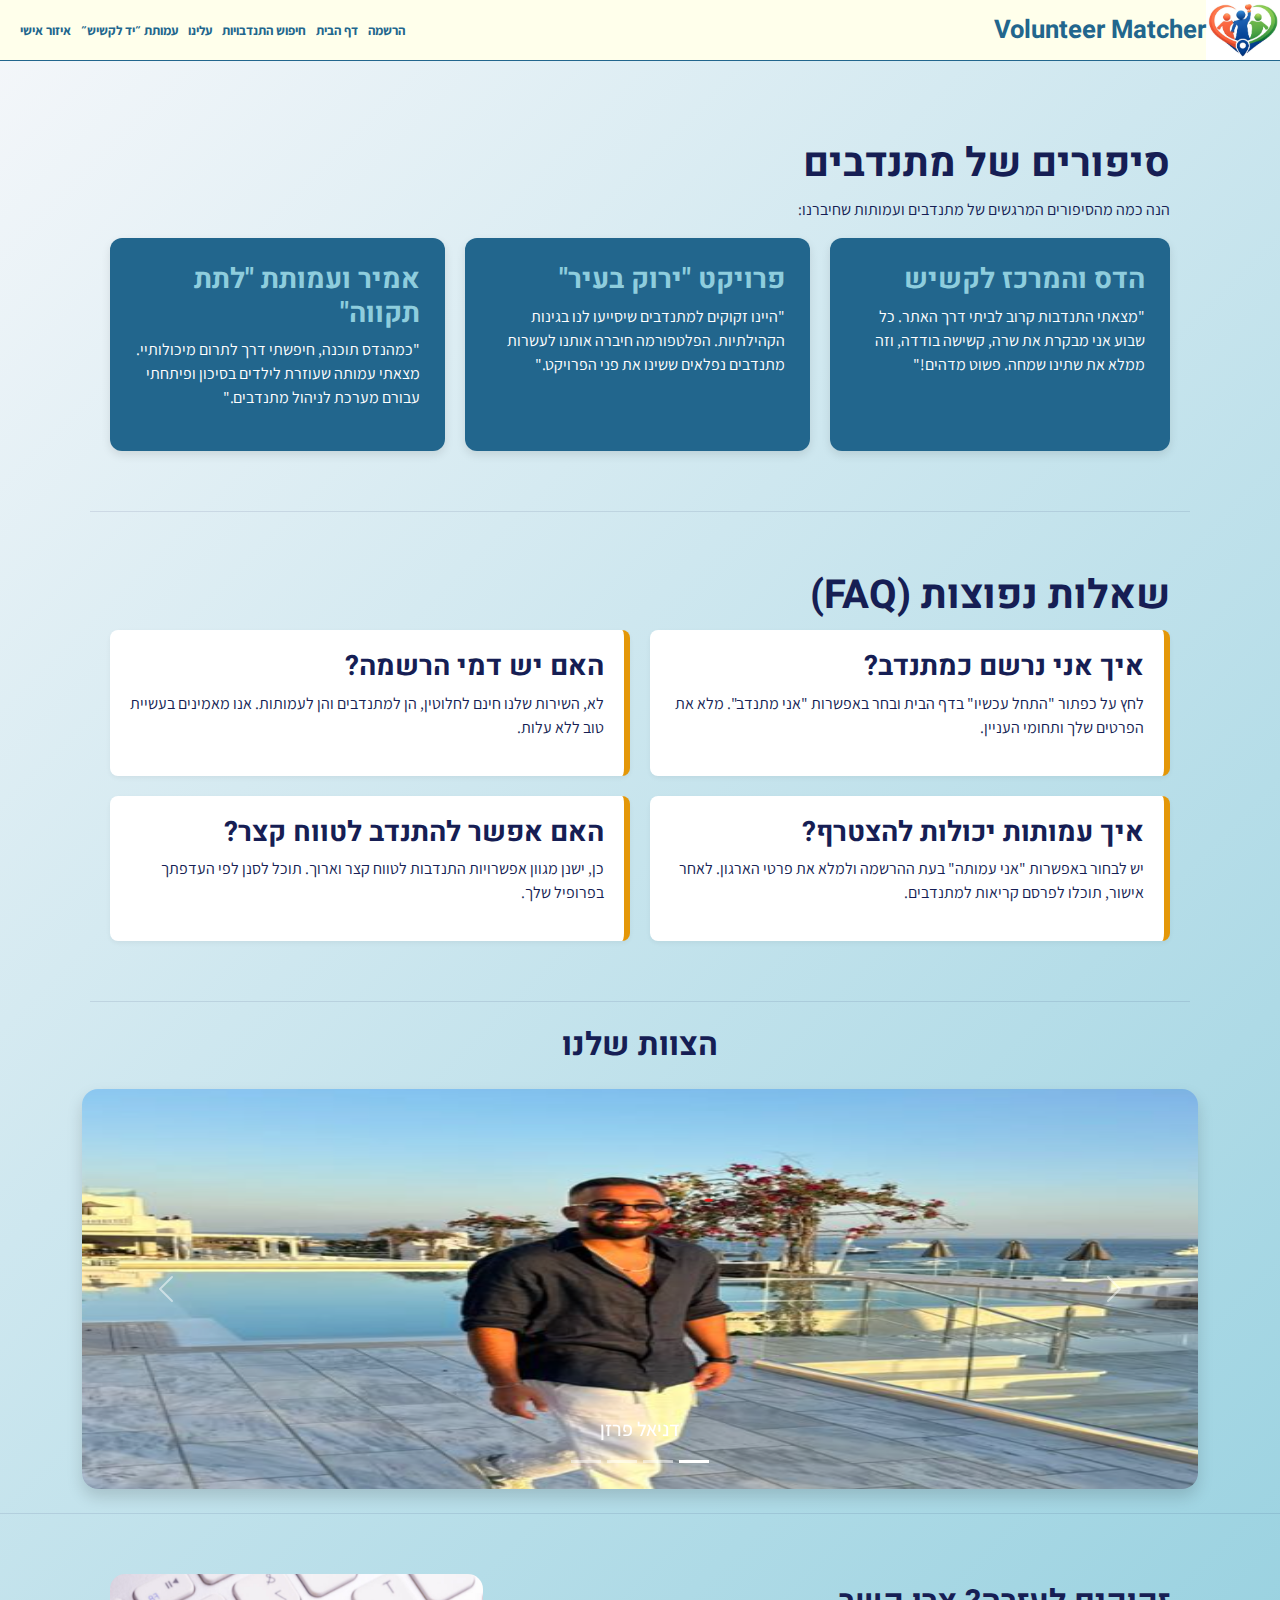
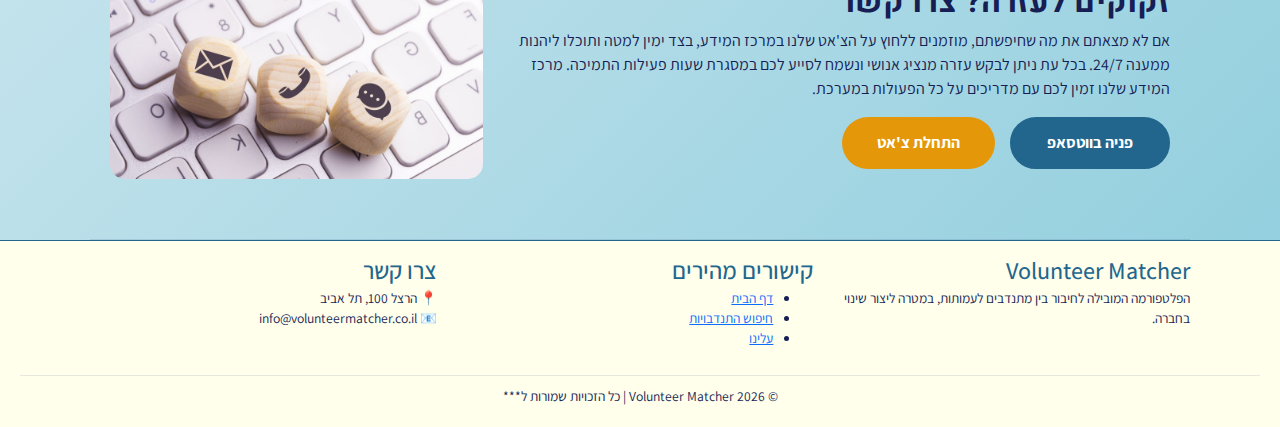
<file: about.html>
<!DOCTYPE html>
<html lang="he" dir="rtl">
<head>
    <meta charset="UTF-8">
    <meta name="viewport" content="width=device-width, initial-scale=1.0">
    <title>Volunteer Match</title>
    <link rel="preconnect" href="https://fonts.googleapis.com">
    <link rel="preconnect" href="https://fonts.gstatic.com" crossorigin>
    <link href="https://fonts.googleapis.com/css2?family=Assistant:wght@400;700&family=Heebo:wght@400;700&display=swap" rel="stylesheet">
    <link href="https://cdn.jsdelivr.net/npm/bootstrap@5.3.2/dist/css/bootstrap.min.css" rel="stylesheet">
    <link rel="stylesheet" href="ABOUT.CSS">
</head>
<body>

    <header id="site-header" class="site-header">
        <div class="NameOfProject" id="Volunteer">
            <img src="./Logo.png" alt="Volunteer Matcher Logo" class="logo-img">
            <h1 class="logo">Volunteer Matcher</h1>
        </div>
        <nav id="primary-nav" class="nav">
            <ul class="nav-list"> 
                <li><a href="#">הרשמה</a></li>
                <li><a href="#">דף הבית</a></li>
                <li><a href="#">חיפוש התנדבויות</a></li>
                <li><a href="#">עלינו</a></li>
                <li><a href="#">עמותת ״יד לקשיש״</a></li>
                <li><a href="#">איזור אישי</a></li>
            </ul>
        </nav>
    </header> 

    <main>
        <section id="stories-section" class="page-section">
            <h1 id="stories-title" class="section-title">סיפורים של מתנדבים</h1>
            <p class="section-subtitle">הנה כמה מהסיפורים המרגשים של מתנדבים ועמותות שחיברנו:</p>
        
            <div id="stories-container" class="stories-wrapper">
                <div id="story-hadas" class="story-card">
                    <h3>הדס והמרכז לקשיש</h3>
                    <p>"מצאתי התנדבות קרוב לביתי דרך האתר. כל שבוע אני מבקרת את שרה, קשישה בודדה, וזה ממלא את שתינו שמחה. פשוט מדהים!"</p>
                </div>
                <div id="story-green-project" class="story-card">
                    <h3>פרויקט "ירוק בעיר"</h3>
                    <p>"היינו זקוקים למתנדבים שיסייעו לנו בגינות הקהילתיות. הפלטפורמה חיברה אותנו לעשרות מתנדבים נפלאים ששינו את פני הפרויקט."</p>
                </div>
                <div id="story-amir" class="story-card">
                    <h3>אמיר ועמותת "לתת תקווה"</h3>
                    <p>"כמהנדס תוכנה, חיפשתי דרך לתרום מיכולותיי. מצאתי עמותה שעוזרת לילדים בסיכון ופיתחתי עבורם מערכת לניהול מתנדבים."</p>
                </div>
            </div>
        </section>

        <section id="faq-section" class="page-section">
            <h2 id="faq-main-heading" class="section-title">שאלות נפוצות (FAQ)</h2>
            <div id="faq-list" class="questions-grid">
                <div id="q-registration" class="faq-box">
                    <h3>איך אני נרשם כמתנדב?</h3>
                    <p>לחץ על כפתור "התחל עכשיו" בדף הבית ובחר באפשרות "אני מתנדב". מלא את הפרטים שלך ותחומי העניין.</p>
                </div>
                <div id="q-fees" class="faq-box">
                    <h3>האם יש דמי הרשמה?</h3>
                    <p>לא, השירות שלנו חינם לחלוטין, הן למתנדבים והן לעמותות. אנו מאמינים בעשיית טוב ללא עלות.</p>
                </div>
                <div id="q-organizations" class="faq-box">
                    <h3>איך עמותות יכולות להצטרף?</h3>
                    <p>יש לבחור באפשרות "אני עמותה" בעת ההרשמה ולמלא את פרטי הארגון. לאחר אישור, תוכלו לפרסם קריאות למתנדבים.</p>
                </div>
                <div id="q-duration" class="faq-box">
                    <h3>האם אפשר להתנדב לטווח קצר?</h3>
                    <p>כן, ישנן מגוון אפשרויות התנדבות לטווח קצר וארוך. תוכל לסנן לפי העדפתך בפרופיל שלך.</p>
                </div>
            </div>
        </section>

        <section class="team-grid-section py-4">
            <div class="container">
                <h2 class="text-center mb-4 team-section-title">הצוות שלנו</h2>
                <div id="team-grid" class="carousel slide" data-bs-ride="carousel">
                    <div class="carousel-indicators">
                        <button type="button" data-bs-target="#teamCarousel" data-bs-slide-to="0" class="active"></button>
                        <button type="button" data-bs-target="#teamCarousel" data-bs-slide-to="1"></button>
                        <button type="button" data-bs-target="#teamCarousel" data-bs-slide-to="2"></button>
                        <button type="button" data-bs-target="#teamCarousel" data-bs-slide-to="3"></button>
                    </div>

                    <div class="carousel-inner rounded-4 shadow">
                        <div class="carousel-item active">
                            <img src="./Dani.png" class="d-block w-100 team-img" alt="דניאל פרזן">
                            <div class="carousel-caption team-name-label">
                                <h5>דניאל פרזן</h5>
                            </div>
                        </div>
                        <div class="carousel-item">
                            <img src="./Gili.png" class="d-block w-100 team-img" alt="גילי אמסאלם">
                            <div class="carousel-caption team-name-label">
                                <h5>גילי אמסאלם</h5>
                            </div>
                        </div>
                        <div class="carousel-item">
                            <img src="./Shahaf.png" class="d-block w-100 team-img" alt="שחף גלאם">
                            <div class="carousel-caption team-name-label">
                                <h5>שחף גלאם</h5>
                            </div>
                        </div>
                        <div class="carousel-item">
                            <img src="./Noa.png" class="d-block w-100 team-img" alt="נועה מאור">
                            <div class="carousel-caption team-name-label">
                                <h5>נועה מאור</h5>
                            </div>
                        </div>
                    </div>

                    <button class="carousel-control-prev" type="button" data-bs-target="#teamCarousel" data-bs-slide="prev">
                        <span class="carousel-control-prev-icon"></span>
                    </button>
                    <button class="carousel-control-next" type="button" data-bs-target="#teamCarousel" data-bs-slide="next">
                         <span class="carousel-control-next-icon"></span>
                    </button>
                </div>
            </div>
        </section>

        <section id="contact-us-section" class="page-section contact-layout">
            <div id="contact-text-area" class="contact-info">
                <h2 id="contact-heading" class="contact-main-title">זקוקים לעזרה? צרו קשר</h2>
                <p id="contact-desc" class="contact-text">
                    אם לא מצאתם את מה שחיפשתם, מוזמנים ללחוץ על הצ'אט שלנו במרכז המידע, בצד ימין למטה ותוכלו ליהנות ממענה 24/7. בכל עת ניתן לבקש עזרה מנציג אנושי ונשמח לסייע לכם במסגרת שעות פעילות התמיכה. מרכז המידע שלנו זמין לכם עם מדריכים על כל הפעולות במערכת.
                </p>

                <div id="action-buttons" class="button-group">
                    <button id="whatsapp-btn" class="secondary-button">פניה בווטסאפ</button>
                    <button id="chat-btn" class="primary-button">התחלת צ'אט</button>
                </div>
            </div>

            <div id="contact-image-wrapper" class="contact-img-container">
                <img id="contact-main-img" src="./photo.jpg" alt="צוות תמיכה צור קשר">
            </div>
        </section>
    </main>

    <footer class="custom-footer">
        <div class="footer-container">
            <div class="footer-column about">
                <h4 class="footer-heading">Volunteer Matcher</h4>
                <p>הפלטפורמה המובילה לחיבור בין מתנדבים לעמותות, במטרה ליצור שינוי בחברה.</p>
            </div>
            <div class="footer-column links">
                <h4 class="footer-heading">קישורים מהירים</h4>
                <ul>
                    <li><a href="#">דף הבית</a></li>
                    <li><a href="#">חיפוש התנדבויות</a></li>
                    <li><a href="#">עלינו</a></li>
                </ul>
            </div>
            <div class="footer-column contact">
                <h4 class="footer-heading">צרו קשר</h4>
                <div class="contact-item">📍 הרצל 100, תל אביב</div>
                <div class="contact-item">📧 info@volunteermatcher.co.il</div>
            </div>
        </div>
        <div class="footer-bottom">
            <p>&copy; 2026 Volunteer Matcher | כל הזכויות שמורות ל***</p>
        </div>
    </footer>

    <script src="https://cdn.jsdelivr.net/npm/bootstrap@5.3.2/dist/js/bootstrap.bundle.min.js"></script>  
</body>
</html>
</file>
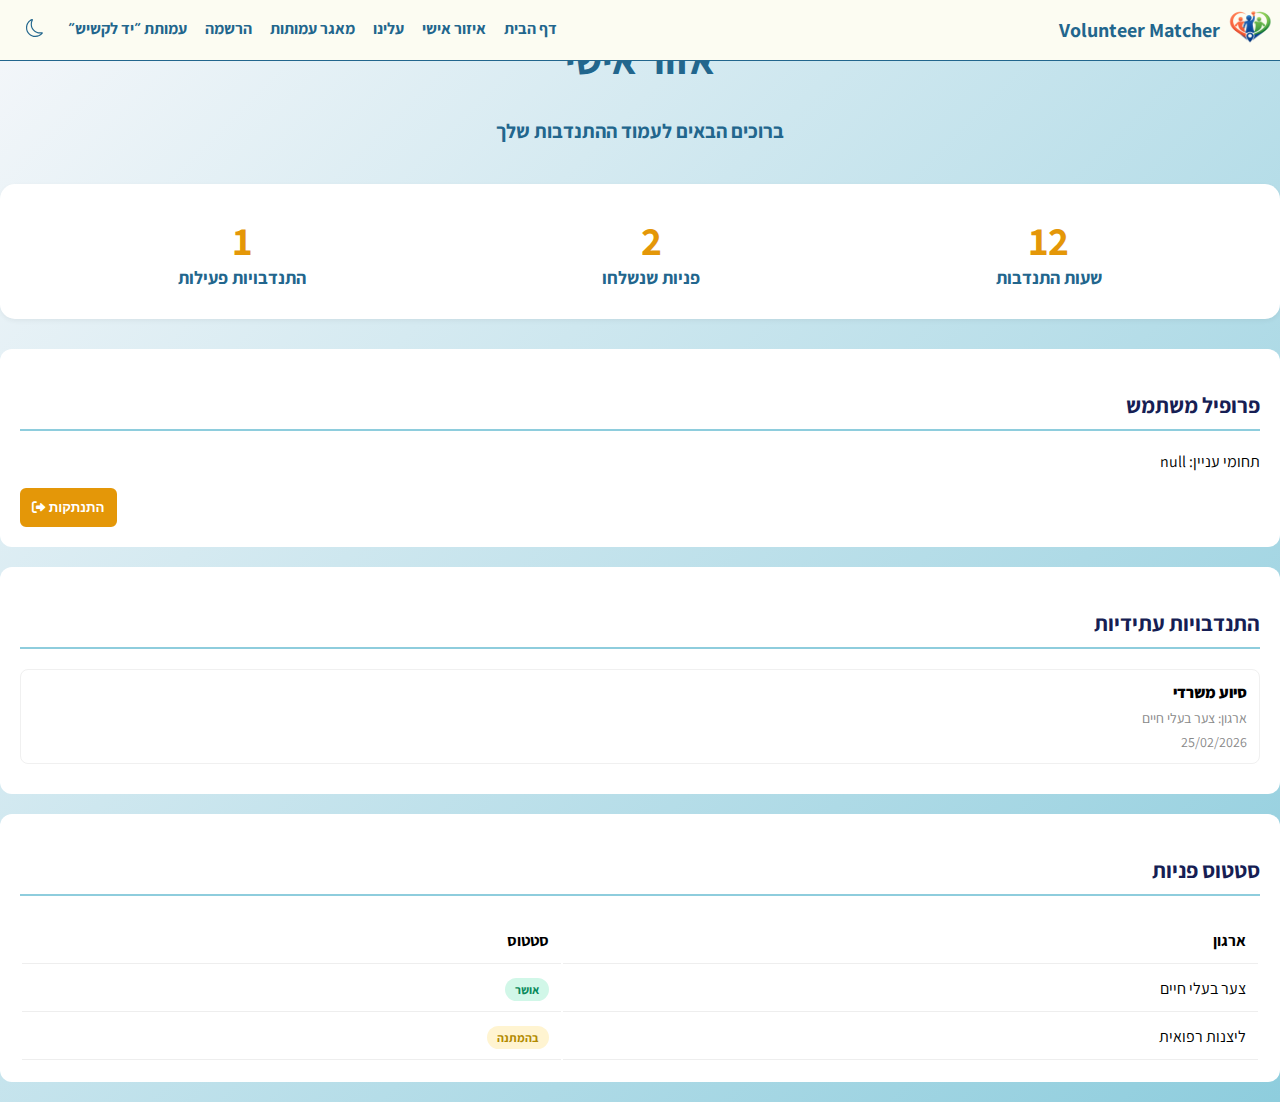
<file: personal_area.html>
<!DOCTYPE html>
<html lang="he" dir="rtl">
<head>
    <meta charset="UTF-8">
    <meta name="viewport" content="width=device-width, initial-scale=1.0">
    <title>איזור אישי</title>
    <link rel="preconnect" href="https://fonts.googleapis.com">
    <link rel="preconnect" href="https://fonts.gstatic.com" crossorigin>
    <link href="https://fonts.googleapis.com/css2?family=Assistant:wght@300;400;700&family=Heebo:wght@400;700&display=swap" rel="stylesheet">
    <link rel="stylesheet" href="personal_area.css">
    <link rel="stylesheet" href="https://cdnjs.cloudflare.com/ajax/libs/font-awesome/6.0.0/css/all.min.css">
    <link rel="stylesheet" href="https://cdn-uicons.flaticon.com/2.1.0/uicons-thin-rounded/css/uicons-thin-rounded.css">
    <link rel="stylesheet" href="https://cdn-uicons.flaticon.com/2.1.0/uicons-regular-rounded/css/uicons-regular-rounded.css">
    <link rel="stylesheet" href="https://cdn-uicons.flaticon.com/2.1.0/uicons-bold-rounded/css/uicons-bold-rounded.css">
    <link rel="stylesheet" href="https://cdn-uicons.flaticon.com/2.1.0/uicons-regular-straight/css/uicons-regular-straight.css">

</head>
<body>

    <header id="site-header" class="site-header">
  <div class="NameOfProject" id="Volunteer">
    <img src="./86bd7fcc-95fa-4aa6-8c51-de3b93994448.png" alt="Volunteer Matcher Logo" class="logo-img">
    <h1 class="logo">Volunteer Matcher</h1>
  </div>

  <div class="side-nav">
    <button class="hamburger" id="hamburger" aria-label="פתח תפריט">
      <span class="menuIcon">☰</span>
      <span class="closeIcon" style="display: none;">✖</span>
    </button>

    <nav id="primary-nav" class="nav">
      <ul class="nav-list" id="menu">
        <li><a href="./index.html"><i class="fi fi-rr-home"></i> דף הבית</a></li>
        <li><a href="./personal_area.html"><i class="fi fi-rr-user"></i> איזור אישי</a></li>
        <li><a href="./about.html"><i class="fi fi-rr-interrogation"></i> עלינו</a></li>
        <li><a href="./organizations.html"><i class="fi fi-br-search"></i> מאגר עמותות</a></li>
        <li><a href="./form.html"><i class="fi fi-rs-form"></i> הרשמה</a></li>
        <li><a href="./yad-lakashis.html"><i class="fi fi-rr-book-alt"></i> עמותת ״יד לקשיש״</a></li>

        <!-- Dark Mode -->
        <li class="nav-dark-mode always-show">
          <button id="dark-mode-toggle" class="dark-mode-btn" aria-label="Dark mode toggle">
            <!-- מצב בהיר: ירח -->
            <svg id="icon-moon" xmlns="http://www.w3.org/2000/svg" width="18" height="18" fill="currentColor"
                 class="bi bi-moon" viewBox="0 0 16 16">
              <path d="M6 .278a.77.77 0 0 1 .08.858 7.2 7.2 0 0 0-.878 3.46c0 4.021 3.278 7.277 7.318 7.277q.792-.001 1.533-.16a.79.79 0 0 1 .81.316.73.73 0 0 1-.031.893A8.35 8.35 0 0 1 8.344 16C3.734 16 0 12.286 0 7.71 0 4.266 2.114 1.312 5.124.06A.75.75 0 0 1 6 .278M4.858 1.311A7.27 7.27 0 0 0 1.025 7.71c0 4.02 3.279 7.276 7.319 7.276a7.32 7.32 0 0 0 5.205-2.162q-.506.063-1.029.063c-4.61 0-8.343-3.714-8.343-8.29 0-1.167.242-2.278.681-3.286"/>
            </svg>

            <!-- מצב כהה: שמש -->
            <svg id="icon-sun" xmlns="http://www.w3.org/2000/svg" width="18" height="18" fill="currentColor"
                 class="bi bi-brightness-high" viewBox="0 0 16 16" style="display:none;">
              <path d="M8 11a3 3 0 1 1 0-6 3 3 0 0 1 0 6m0 1a4 4 0 1 0 0-8 4 4 0 0 0 0 8M8 0a.5.5 0 0 1 .5.5v2a.5.5 0 0 1-1 0v-2A.5.5 0 0 1 8 0m0 13a.5.5 0 0 1 .5.5v2a.5.5 0 0 1-1 0v-2A.5.5 0 0 1 8 13m8-5a.5.5 0 0 1-.5.5h-2a.5.5 0 0 1 0-1h2a.5.5 0 0 1 .5.5M3 8a.5.5 0 0 1-.5.5h-2a.5.5 0 0 1 0-1h2A.5.5 0 0 1 3 8m10.657-5.657a.5.5 0 0 1 0 .707l-1.414 1.415a.5.5 0 1 1-.707-.708l1.414-1.414a.5.5 0 0 1 .707 0m-9.193 9.193a.5.5 0 0 1 0 .707L3.05 13.657a.5.5 0 0 1-.707-.707l1.414-1.414a.5.5 0 0 1 .707 0m9.193 2.121a.5.5 0 0 1-.707 0l-1.414-1.414a.5.5.5 0 0 1 .707-.707l1.414 1.414a.5.5 0 0 1 0 .707M4.464 4.465a.5.5 0 0 1-.707 0L2.343 3.05a.5.5 0 1 1 .707-.707l1.414 1.414a.5.5 0 0 1 0 .708"/>
            </svg>
          </button>
        </li>
      </ul>
    </nav>
  </div>
</header>


<main class="dashboard-container">
    <section class="page-header">
        <h2>אזור אישי</h2>
        <p class="welcome"><strong>ברוכים הבאים לעמוד ההתנדבות שלך</strong></p>
    </section>

    <section class="summry">
        <div class="summry-item">
            <span class="summry-number">12</span>
            <span class="summry-label">שעות התנדבות</span>
        </div>
        <div class="summry-item">
            <span class="summry-number">2</span>
            <span class="summry-label">פניות שנשלחו</span>
        </div>
        <div class="summry-item">
            <span class="summry-number">1</span>
            <span class="summry-label">התנדבויות פעילות</span>
        </div>
    </section>
    <section class="card">
        <div>
            <h3 class="card-title">פרופיל משתמש</h3>
            <h4 id="user-name">דוד כהן</h4>
            <p id="user-location">איתמר בן אבי 61,נתניה</p>
            <p id="user-interests">תחומי עניין: חינוך, סיוע, קהילה</p>
        </div>
        <div class="log-out">
            <button id="log-out" class="log-out-btn"><strong>התנתקות</strong>
            <i class="fas fa-sign-out-alt"></i></button>
        </div>
    </section>
    
        <section class="card">
            <h3 class="card-title">התנדבויות עתידיות</h3>
            <div class="task-item">
                <h4><strong>סיוע משרדי</strong></h4>
                <span class="sub-text">ארגון: צער בעלי חיים</span>
                <span class="sub-text">25/02/2026</span>
            </div>
        </section>

            <section class="card">
                <h3 class="card-title">סטטוס פניות</h3>
                <table class="status-table" aria-label="סטטוס פניות להתנדבות">
                    <thead>
                        <tr>
                            <th>ארגון</th>
                            <th>סטטוס</th>
                        </tr>
                    </thead>
                    <tbody>
                        <tr>
                            <td>צער בעלי חיים</td>
                            <td><span class="status-tag success">אושר</span></td>
                        </tr>
                        <tr>
                            <td>ליצנות רפואית</td>
                            <td><span class="status-tag waiting">בהמתנה</span></td>
                        </tr>
                    </tbody>
                </table>
            </section>
        
    
</main>
<script src="personal_area.js"></script>
</body>
</html>
</file>
<file: ABOUT.CSS>
:root {
    --color-primary-dark: #161E54;
    --color-primary-blue: #22668D;
    --color-accent-blue: #8ECDDD;
    --color-background-cream: #FFFFEB;
    --color-accent-orange: #e49708;
    --white: #ffffff;
    --text-gray: #666;
    --header-height: 80px;
    --transition-speed: 0.3s;
    --color-darkmode-blue: rgb(37, 63, 97);

}

body {
    font-family: 'Assistant', sans-serif;
    direction: rtl;
    text-align: right;
    background: linear-gradient(135deg, #f5f7fa 0%, var(--color-accent-blue) 100%);
    margin: 0;
    padding-top: var(--header-height);
    color: var(--color-primary-dark);
    transition: background 0.4s ease;
}


.site-header {
  background: var(--color-background-cream);
  position: fixed;
  left: 0;
  top:0;
  right: 0;
  display: flex;
  justify-content: space-between;
  align-items: center;
  border-bottom: 1px var(--color-primary-blue) solid;
  padding-left: 0px;
  padding-right: 0px;
}

.NameOfProject {
  display: flex;
  align-items: center;
}

.logo-img { height: 60px; }

.logo {
  font-size: 20px;
  margin-top: 0px;
  margin-bottom: 0px;
  color: var(--color-primary-blue);
}

.nav-list {
  display: flex;
  flex-wrap: wrap;
  list-style: none;
  gap: 18px;
  margin-top: 0px;
  margin-bottom: 0px;
  padding-right: 0px;
  padding-left: 20px;
}

.nav-list a {
  text-decoration: none;
  color: var(--color-primary-blue);
  font-weight: bold;
}

/* מסתיר רק אייקונים של לינקים (בדסקטופ) */
.nav-list a i {
  display: none;
}


/* ===== HAMBURGER ===== */
.hamburger {
  display: none;
  background: none;
  border: none;
  color: var(--color-primary-blue);
}


.dark-mode-btn{
  background: transparent;
  border: none;
  cursor: pointer;
  display: inline-flex;
  align-items: center;
  justify-content: center;
}

.dark-mode-btn svg{
  color: var(--color-primary-blue);
}

/* ===== Dark Mode צבעים לנאב ===== */
body.dark-mode .site-header {
  background-color: #090f3a;
}

body.dark-mode .nav-list li a {
  color: white;
}

body.dark-mode .dark-mode-btn svg{
  color: white;
}




body.dark-mode {
    background: var(--color-darkmode-blue);
    color: var(--white);
}


body.dark-mode h1,
body.dark-mode h2,
body.dark-mode h3,
body.dark-mode .section-title,
body.dark-mode .contact-main-title,
body.dark-mode .footer-heading {
    color: var(--color-accent-blue);
}

body.dark-mode .faq-box {
    background-color: var(--color-primary-blue);
    color: var(--white);
}

body.dark-mode .faq-box p,
body.dark-mode .team-info h5 {
    color: var(--color-background-cream);
}

body.dark-mode .custom-footer {
    background-color: var(--color-darkmode-blue);
    border-top-color: var(--color-primary-blue) !important;
    ;
    color: var(--white);
}

body.dark-mode .team-img-wrapper {
    border-color: var(--color-primary-blue);
}

body.dark-mode .page-section,
body.dark-mode .team-grid-section {
    border-bottom: 1px solid rgba(255, 255, 255, 0.15) !important;
}

body.dark-mode .footer-bottom {
    border-top: 1px solid rgba(255, 255, 255, 0.15) !important;
}



h1,
h2,
h3,
.section-title,
.contact-main-title {
    font-family: 'Heebo', sans-serif;
    font-weight: 700;
    color: var(--color-primary-dark);
}

.page-section {
    max-width: 1100px;
    margin: 0 auto;
    padding: 40px 20px;
    border-bottom: 1px solid rgba(22, 30, 84, 0.1);
}

.section-title {
    font-size: 1.8rem;
    margin-bottom: 10px;
    text-align: center;
}

.stories-wrapper {
    display: flex;
    gap: 20px;
    flex-direction: column;
}

.story-card {
    background-color: var(--color-primary-blue);
    padding: 25px;
    border-radius: 12px;
    color: var(--white);
    box-shadow: 0 4px 10px rgba(0, 0, 0, 0.1);
}

.story-card h3 {
    color: var(--color-accent-blue);
    margin-top: 0;
}

.questions-grid {
    display: grid;
    grid-template-columns: 1fr;
    gap: 20px;
}

.faq-box {
    background-color: var(--white);
    border-right: 6px solid var(--color-accent-orange);
    padding: 20px;
    border-radius: 8px;
    box-shadow: 0 2px 5px rgba(0, 0, 0, 0.05);
}

.team-grid-section {
    border-bottom: 1px solid rgba(22, 30, 84, 0.1);
    padding-bottom: 20px;
}

.team-grid {
    display: grid;
    grid-template-columns: repeat(auto-fit, minmax(220px, 1fr));
    gap: 30px;
    padding: 10px 0;
}

.team-member-card {
    background: none !important;
    box-shadow: none !important;
    text-align: center;
    transition: transform var(--transition-speed);
}

.team-member-card:hover {
    transform: translateY(-10px);
}

.team-img-wrapper {
    width: 150px;
    height: 150px;
    margin: 0 auto 15px;
    border-radius: 50%;
    overflow: hidden;
    box-shadow: 0 8px 15px rgba(0, 0, 0, 0.15);
    border: 3px solid var(--white);
    ;
}

.team-img-wrapper img {
    width: 100%;
    height: 100%;
    object-fit: cover;
}

.team-info h5 {
    margin: 5px 0;
    font-size: 1.2rem;
    color: var(--color-primary-dark);
    font-weight: 700;
}

.contact-layout {
    display: flex;
    flex-direction: column;
    align-items: center;
    text-align: center;
    justify-content: space-between;
    gap: 30px;
}

.contact-img-container img {
    max-width: 100%;
    border-radius: 15px;
}

.button-group {
    display: flex;
    gap: 15px;
    flex-direction: column;
}

.primary-button {
    background-color: var(--color-accent-orange);
    color: var(--white);
    border: none;
    width: 100%;
    padding: 12px 0px;
    border-radius: 50px;
    font-weight: 700;
    cursor: pointer;
    transition: var(--transition-speed);
}

.secondary-button {
    background-color: var(--color-primary-blue);
    ;
    color: var(--white);
    border: 2px solid var(--color-primary-blue);
    width: 100%;
    padding: 12px 0px;
    border-radius: 50px;
    font-weight: 700;
    cursor: pointer;
    transition: var(--transition-speed);
}

.primary-button:hover {
    filter: brightness(1.1);
}

.secondary-button:hover {
    filter: brightness(1.1);
}

.custom-footer {
    background-color: var(--color-background-cream);
    color: var(--color-primary-dark);
    padding: 15px 20px 5px;
    border-top: 1px solid var(--color-primary-blue);
    width: 100%;
    font-size: 0.85rem;
}

.footer-container {
    max-width: 1100px;
    margin: 0 auto;
    display: flex;
    flex-wrap: wrap;
    justify-content: space-between;
    gap: 30px;
}

.footer-column {
    flex: 1;
    min-width: 200px;
}

.footer-heading {
    color: var(--color-primary-blue);
    margin-bottom: 3px;
}

.footer-bottom {
    text-align: center;
    margin-top: 10px;
    padding-top: 10px;
    border-top: 1px solid rgba(22, 30, 84, 0.1);
}


@media (max-width: 480px) {
   

    .team-grid {
        grid-template-columns: 1fr;
        gap: 40px;
    }

    .team-img-wrapper {
        width: 160px;
        height: 160px;
    }
.hamburger {
    display: block;
    font-size: 2rem;
  }

  .nav-list {
    display: none;
    position: fixed;
    width: 45%;
    top:60px;
    left: 0;
    height: 100vh;
    text-align: right;
    flex-direction: column;
    padding-top: 5px;
    padding-right: 5px;
    z-index: 99;
    margin-right: auto;
    font-size: 20px;
    background-color: var(--color-background-cream);
    border-top: 1px var(--color-primary-blue) solid;
    box-sizing: border-box; 
    margin: 0;
    padding: 0
    
    
  }
  
  .nav-list.showMenu {
    display: flex !important;
    padding-top: 5px;
    padding-right: 5px;
    
  }
  .nav-list a {
    font-size: 1.2rem;
    font-weight: 600;
  }

  .nav-list i {
    display: inline-block !important;
    margin-left: 14px;
    font-size: 1.2rem;
    color: var(--color-primary-blue);
  }

  body.dark-mode .dark-mode-btn svg{
    color: var(--color-primary-blue) !important;
  }

  body.dark-mode .nav-list li a {
    color: var(--color-primary-blue);
  }
  
  .logo{
    font-size: 16px !important;
  }
  
}



@media (min-width: 768px) {
    .section-title {
        font-size: 2.2rem;
        text-align: right;
    }

    .logo{
    font-size: 2vw ;
}

.nav-list{
    font-size: 1.2vw;
   gap:10px !important;

}
.nav-list a {
        font-size: 13px !important;
}

.logo-img{
    height: 60px;
}



   


    .stories-wrapper {
        flex-direction: row;
    }

    .questions-grid {
        grid-template-columns: 1fr 1fr;
    }

    .contact-layout {
        flex-direction: row;
        text-align: right;
    }

    .button-group {
        flex-direction: row;
    }

    .primary-button,
    .secondary-button {
        width: auto;
        padding: 12px 35px;
    }

    .team-img {
        aspect-ratio: 16 / 9;
        max-height: 500px;
        object-position: center 20%;
    }

    .team-grid {
        grid-template-columns: repeat(2, 1fr);
    }

    .team-img-wrapper {
        width: 180px;
        height: 180px;
    }


}

@media (min-width: 1024px) {
    

    .page-section {
        padding: 60px 20px
    }

    .section-title {
        font-size: 2.5rem;
    }

    .team-img {
        max-height: 400px;
        aspect-ratio: 21 / 9;
    }

    .team-grid {
        grid-template-columns: repeat(4, 1fr);
    }

    .team-img-wrapper {
        width: 200px;
        height: 200px;
    }

}
</file>
<file: personal_area.css>
:root {
    --color-primary-dark: #161E54;    
    --color-primary-blue: #22668D;    
    --color-accent-blue: #8ECDDD;     
    --color-background-cream: #fcfcf2; 
    --color-accent-orange: #e49708;
    --color-darkmode-blue: rgb(37,63,97);
}

body {
    font-family: 'Assistant', sans-serif;
    margin: 0;
    background: linear-gradient(135deg, #f5f7fa 0%, var(--color-accent-blue) 100%);
}
.site-header {
  background: var(--color-background-cream);
  position: fixed;
  left: 0;
  right: 0;
  top: 0;
  display: flex;
  justify-content: space-between;
  align-items: center;
  border-bottom: 1px var(--color-primary-blue) solid;
  padding-left: 0px;
  padding-right: 0px;
  
}

.NameOfProject {
  display: flex;
  align-items: center;
}

.logo-img { height: 60px; }

.logo {
  font-size: 20px;
  margin-top: 0px;
  margin-bottom: 0px;
  color: var(--color-primary-blue);
}

.nav-list {
  display: flex;
  flex-wrap: wrap;
  list-style: none;
  gap: 18px;
  margin-top: 0px;
  margin-bottom: 0px;
  padding-right: 0px;
  padding-left: 20px;
}

.nav-list a {
  text-decoration: none;
  color: var(--color-primary-blue);
  font-weight: bold;
}

/* מסתיר רק אייקונים של לינקים (בדסקטופ) */
.nav-list a i {
  display: none;
}

.hamburger {
  display: none;
  background: none;
  border: none;
  color: var(--color-primary-blue);
}



.page-header {
    text-align: center;
    margin-bottom: 40px;
}

.summry{
    display: flex;
    justify-content: space-around;
    background: white;
    padding: 30px;
    border-radius: 15px;
    margin-bottom: 30px;
    box-shadow: 0 2px 5px rgba(0,0,0,0.05);
}

.summry-item { text-align: center; }
.summry-number { font-size: 40px; font-weight: bold; display: block; color: var(--color-accent-orange); }
.summry-label { color:var(--color-primary-blue); font-size: 18px;font-weight: bold;}


.card {
    background: white;
    border-radius: 12px;
    padding: 20px;
    margin-bottom: 20px;
    display: flex;
    flex-direction: column;        
}

.log-out{
align-self: flex-end;
}

.card-title {
    border-bottom: 2px solid var(--color-accent-blue);
    padding-bottom: 10px;
    margin-bottom: 20px;
    font-size: 22px;
    color: var(--color-primary-dark);
}


.task-item {
    display: flex;
    flex-direction: column;
    gap: 6px;
    padding: 12px;
    border: 1px solid #f0f0f0;
    border-radius: 8px;
    margin-bottom: 10px;
}

.task-item { display: flex; flex-direction: column; cursor: pointer; }
.sub-text { font-size: 14px; color: #888; }


.status-table { width: 100%; }
.status-table th, .status-table td { padding: 12px; text-align: right; border-bottom: 1px solid #eee; }

.status-tag { padding: 4px 10px; border-radius: 12px; font-size: 12px;; font-weight: bold; }
.success { background: #d1f7e8; color: #0a8a5b; }
.waiting { background: #fff4d1; color: #b28a00; }


.log-out-btn {
    padding: 10px; margin-top: 15px;
    background: var(--color-accent-orange); 
    border-radius: 6px; cursor: pointer;
    border: 2px solid var(--color-accent-orange);
    color: white;
    margin: auto;
}
h2{
    font-size: 40px;
    color:var(--color-primary-blue);
}
.welcome{
    font-size: 20px;
    color:var(--color-primary-blue);
    
}
h4{
    margin-top: 0px;
    margin-bottom: 0px;
}

/* ===== DARK MODE  ===== */

body.dark-mode {
    background: #090f3a !important; 
    color: white;
}

body.dark-mode .logo,
body.dark-mode .site-header .NameOfProject h1 {
    color: white!important;
}

body.dark-mode .page-header h2 {
    color: white !important;
}
body.dark-mode .sub-text{
    color: white;
}
body.dark-mode .card, 
body.dark-mode .summry {
    background-color:var(--color-darkmode-blue) !important; 
}

body.dark-mode .summry-number {
    color: var(--color-accent-orange) !important;
}

body.dark-mode .card-title {
    color: white;
    border-bottom: 2px solid var(--color-accent-orange);
}

body.dark-mode #user-name, 
body.dark-mode h4,
body.dark-mode .welcome,
body.dark-mode .summry-label {
    color: white;
}

body.dark-mode .log-out-btn {
    background: var(--color-accent-orange);
    border: none;
    color: white;
}
.dark-mode-btn{
  background: transparent;
  border: none;
  cursor: pointer;
  display: inline-flex;
  align-items: center;
  justify-content: center;
}

.dark-mode-btn svg{
  color: var(--color-primary-blue);
}

body.dark-mode .site-header {
  background-color: var(--color-darkmode-blue);
}

body.dark-mode .nav-list li a {
  color: white;
}

body.dark-mode .dark-mode-btn svg{
  color: white;
}

.custom-footer {
    background-color: var(--color-background-cream); 
    color: var(--color-primary-dark);
    padding: 15px 20px 5px; 
    border-top: 1px solid var(--color-primary-blue);
    font-size: 0.85rem;
}

.footer-container {
    max-width: 1100px;
    margin: 0 auto;
    display: flex;
    flex-wrap: wrap;
    justify-content: space-between;
    gap: 30px;
}

.footer-column { 
    flex: 1; 
    min-width: 200px; 
}

.footer-heading { 
    color: var(--color-primary-blue); 
    margin-bottom: 3px; 
}

.footer-bottom { 
    text-align: center; 
    margin-top: 10px; 
    padding-top: 10px; 
    border-top: 1px solid rgba(22, 30, 84, 0.1); 
}

/* --- הגדרות Dark Mode --- */
body.dark-mode .custom-footer {
    background-color: var(--color-darkmode-blue);
    color: white !important; 
    border-top-color: var(--color-primary-blue) !important;
}

body.dark-mode .footer-heading {
    color: var(--color-accent-blue);
}

body.dark-mode .footer-bottom {
    border-top: 1px solid rgba(255, 255, 255, 0.15) !important;
}


@media (max-width: 1024px) {

    .dashboard-container {     
    margin-left: 20px;
    border-right-width: 15px;
    padding-left: 0px;
    padding-top: 0px;
    padding-right: 0px;
    padding-bottom: 0px;
    margin-top: 0px;
    margin-right: 20px;
    }
    
    .page-header{
    margin-top: 90px;
    }
    .summry{
        
    padding-bottom: 10px;
    padding-top: 10px;
    padding-left: 20px;
    padding-right: 20px;
    }
    .card-title{
    padding-bottom: 10px;
    margin-top: 0px;
    margin-bottom: 10px;
    }
    .card{
        font-size: 18px;
    }
    .sub-text{
        font-size: 18px;
    }
    .footer-heading{
      font-size: 20px;
    }
}


@media (max-width: 768px) {
   
    .dashboard-container {
        padding: 15px; 
        margin-left: 0px;
        margin-right: 0px;
    }

    .summry {
        padding: 20px; 
    }
    .dashboard-grid { grid-template-columns: 1fr; }
    .stats-row { flex-direction: column; gap: 20px; }
    .header-container { flex-direction: column; text-align: center; }

      .logo{
    font-size: 2vw ;
}

.nav-list{
    font-size: 1.8vw;
   gap:15px;

}

.logo-img{
    height: 60px;
}
}

 
@media (max-width: 480px) {
    .summry {
        flex-direction: column; 
        gap: 20px;
        text-align: center;
    }

    .summry-number {
        font-size: 32px; 
    }
    .summry-label{
        font-size: 17px;
    }

    .page-header h1 {
        font-size: 24px; 
    }

    .status-table th, .status-table td {
        padding: 8px; 
        font-size: 14px;
    }
      .hamburger {
    display: block;
    font-size: 2rem;
  }

  .nav-list {
    display: none;
    position: fixed;
    width: 45%;
    top:60px;
    left: 0;
    height: 100vh;
    text-align: right;
    flex-direction: column;
    padding-top: 5px;
    padding-right: 5px;
    z-index: 99;
    margin-right: auto;
    font-size: 20px;
    background-color: var(--color-background-cream);
    border-top: 1px var(--color-primary-blue) solid;
    box-sizing: border-box; 
    margin: 0;
    padding: 0
    
    
  }
  
  .nav-list.showMenu {
    display: flex !important;
    padding-top: 5px;
    padding-right: 5px;
    
  }
  .nav-list a {
    font-size: 1.2rem;
    font-weight: 600;
  }

  .nav-list i {
    display: inline-block !important;
    margin-left: 14px;
    font-size: 1.2rem;
    color: var(--color-primary-blue);
  }

  body.dark-mode .dark-mode-btn svg{
    color: var(--color-primary-blue) !important;
  }

  body.dark-mode .nav-list li a {
    color: var(--color-primary-blue);
  }
  
  .logo{
    font-size: 16px !important;
  }

    body.dark-mode .nav-list {
    background-color: #090f3a;
     
    }

    body.dark-mode .nav-list a, 
    body.dark-mode .nav-list i {
    color: white !important;
    }
    body.dark-mode #icon-sun {
    color: white !important; 
    }
}
</file>
